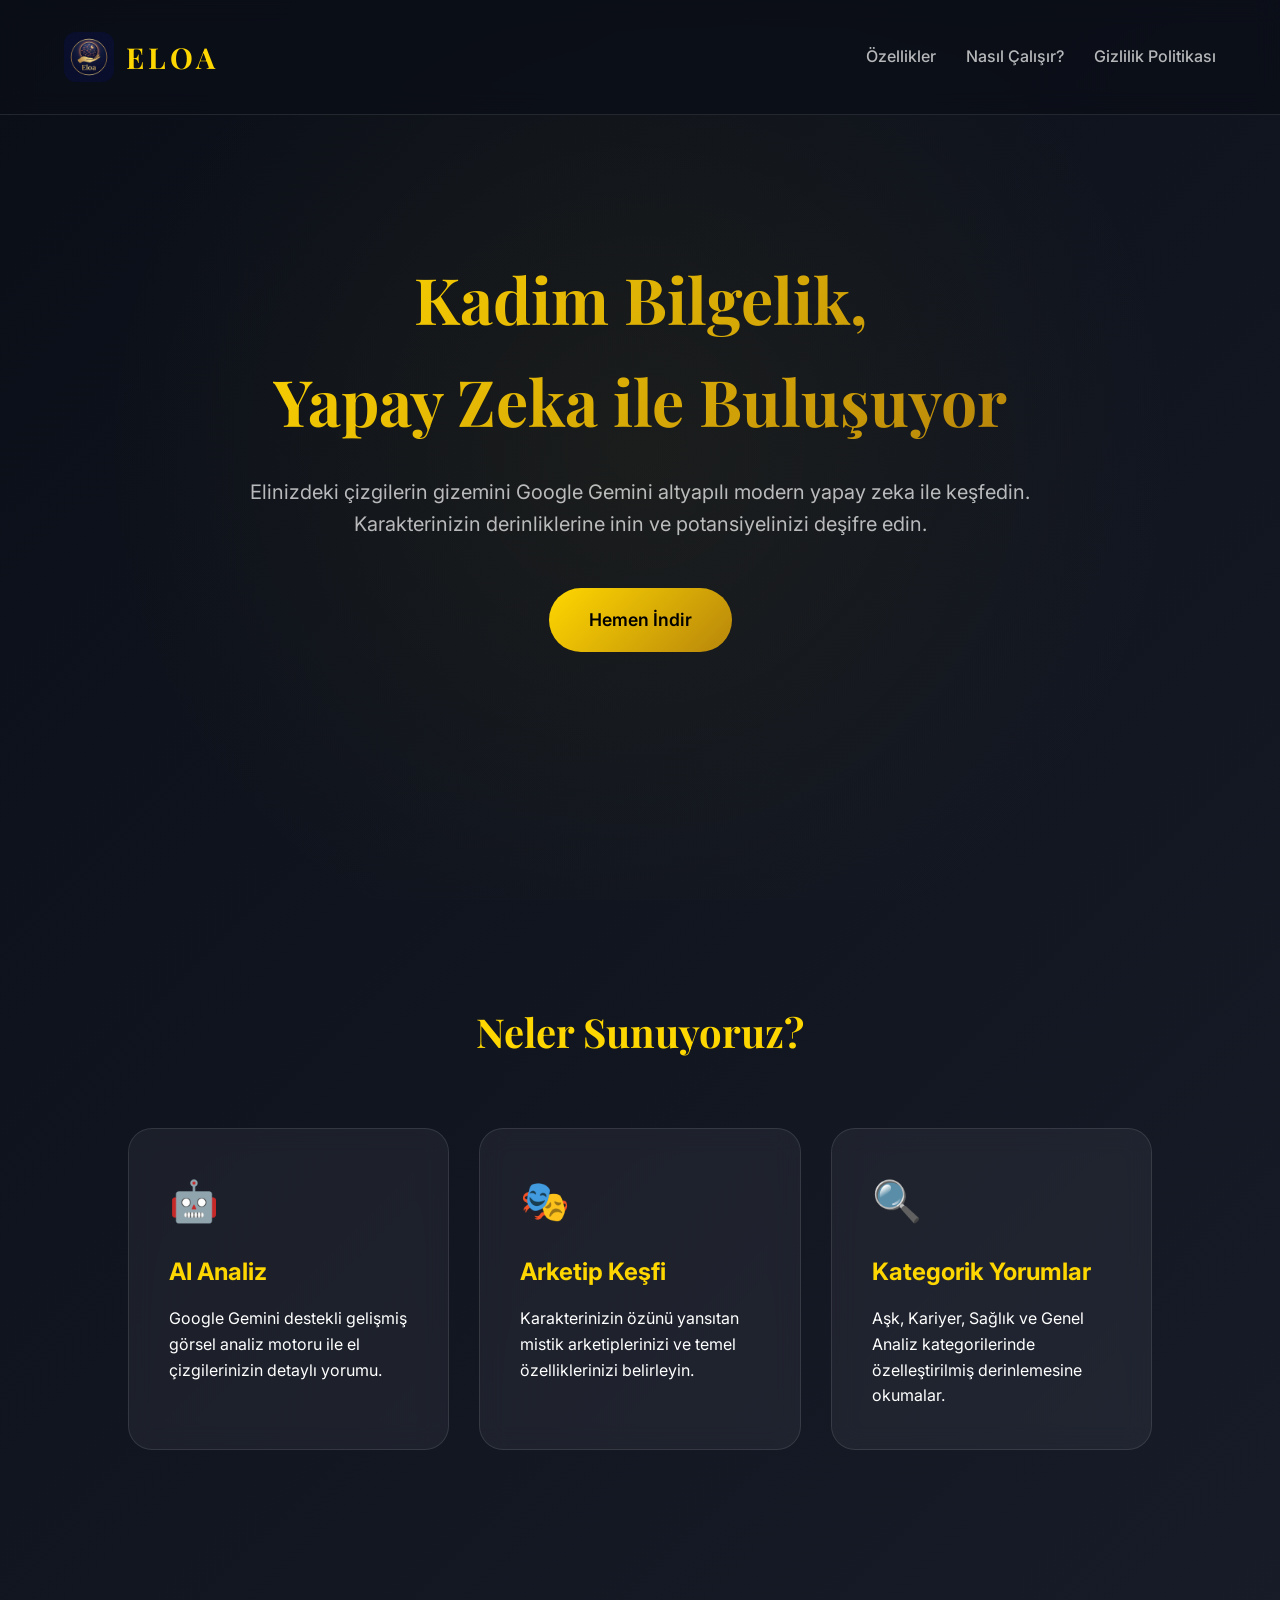
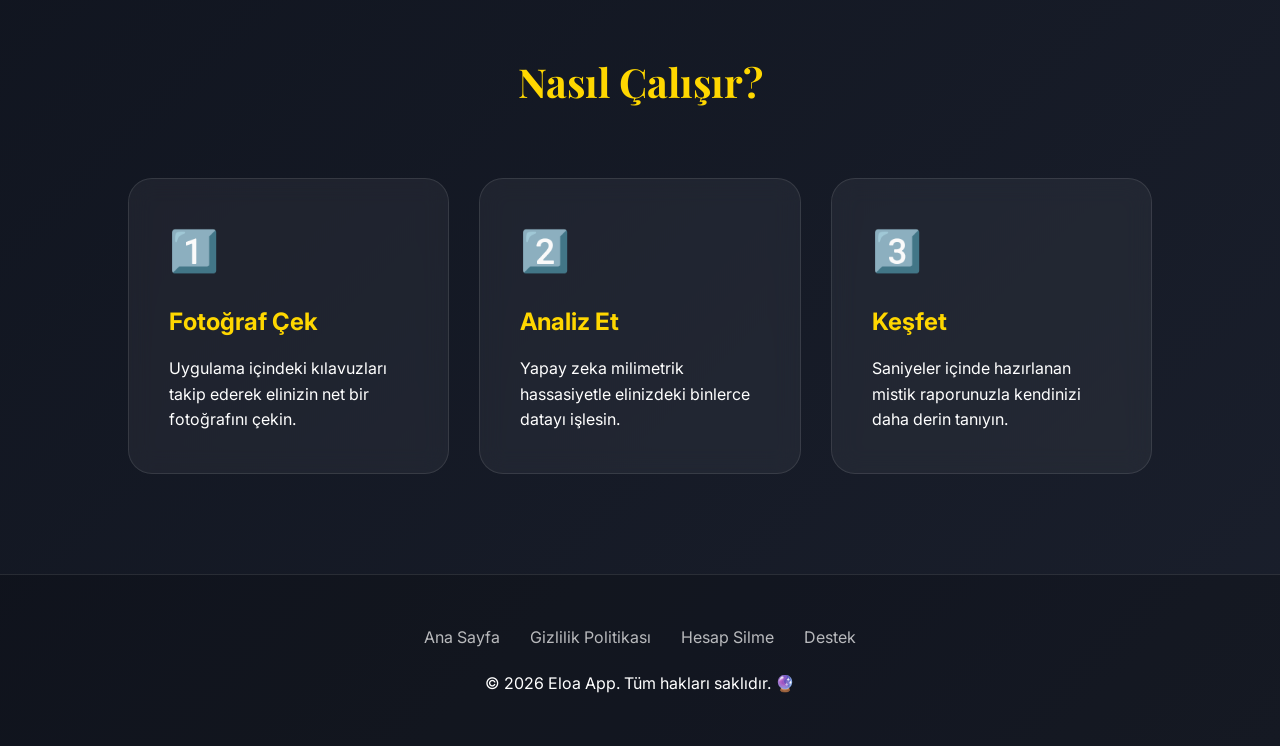
<file: website/index.html>
<!DOCTYPE html>
<html lang="tr">

<head>
    <meta charset="UTF-8">
    <meta name="viewport" content="width=device-width, initial-scale=1.0">
    <title>Eloa - Avucunuzdaki Kadim Bilgelik</title>
    <link rel="stylesheet" href="style.css">
    <link
        href="https://fonts.googleapis.com/css2?family=Inter:wght@400;500;600;700&family=Playfair+Display:wght@700&display=swap"
        rel="stylesheet">
</head>

<body>
    <header>
        <div class="logo">
            <img src="logo.png" alt="Eloa Logo" style="width: 50px; height: 50px; border-radius: 12px;">
            <div class="logo-text">ELOA</div>
        </div>
        <nav>
            <ul>
                <li><a href="#features">Özellikler</a></li>
                <li><a href="#how-it-works">Nasıl Çalışır?</a></li>
                <li><a href="privacy.html">Gizlilik Politikası</a></li>
            </ul>
        </nav>
    </header>

    <main>
        <section class="hero">
            <h1>Kadim Bilgelik,<br>Yapay Zeka ile Buluşuyor</h1>
            <p>Elinizdeki çizgilerin gizemini Google Gemini altyapılı modern yapay zeka ile keşfedin. Karakterinizin
                derinliklerine inin ve potansiyelinizi deşifre edin.</p>
            <a href="#" class="cta-button">Hemen İndir</a>
        </section>

        <section id="features" class="section">
            <h2 class="section-title">Neler Sunuyoruz?</h2>
            <div class="features-grid">
                <div class="feature-card">
                    <span class="feature-icon">🤖</span>
                    <h3>AI Analiz</h3>
                    <p>Google Gemini destekli gelişmiş görsel analiz motoru ile el çizgilerinizin detaylı yorumu.</p>
                </div>
                <div class="feature-card">
                    <span class="feature-icon">🎭</span>
                    <h3>Arketip Keşfi</h3>
                    <p>Karakterinizin özünü yansıtan mistik arketiplerinizi ve temel özelliklerinizi belirleyin.</p>
                </div>
                <div class="feature-card">
                    <span class="feature-icon">🔍</span>
                    <h3>Kategorik Yorumlar</h3>
                    <p>Aşk, Kariyer, Sağlık ve Genel Analiz kategorilerinde özelleştirilmiş derinlemesine okumalar.</p>
                </div>
            </div>
        </section>

        <section id="how-it-works" class="section">
            <h2 class="section-title">Nasıl Çalışır?</h2>
            <div class="features-grid">
                <div class="feature-card">
                    <span class="feature-icon">1️⃣</span>
                    <h3>Fotoğraf Çek</h3>
                    <p>Uygulama içindeki kılavuzları takip ederek elinizin net bir fotoğrafını çekin.</p>
                </div>
                <div class="feature-card">
                    <span class="feature-icon">2️⃣</span>
                    <h3>Analiz Et</h3>
                    <p>Yapay zeka milimetrik hassasiyetle elinizdeki binlerce datayı işlesin.</p>
                </div>
                <div class="feature-card">
                    <span class="feature-icon">3️⃣</span>
                    <h3>Keşfet</h3>
                    <p>Saniyeler içinde hazırlanan mistik raporunuzla kendinizi daha derin tanıyın.</p>
                </div>
            </div>
        </section>
    </main>

    <footer class="footer">
        <div class="footer-links">
            <a href="index.html">Ana Sayfa</a>
            <a href="privacy.html">Gizlilik Politikası</a>
            <a href="delete-account.html">Hesap Silme</a>
            <a href="#">Destek</a>
        </div>
        <p>&copy; 2026 Eloa App. Tüm hakları saklıdır. 🔮</p>
    </footer>
</body>

</html>
</file>
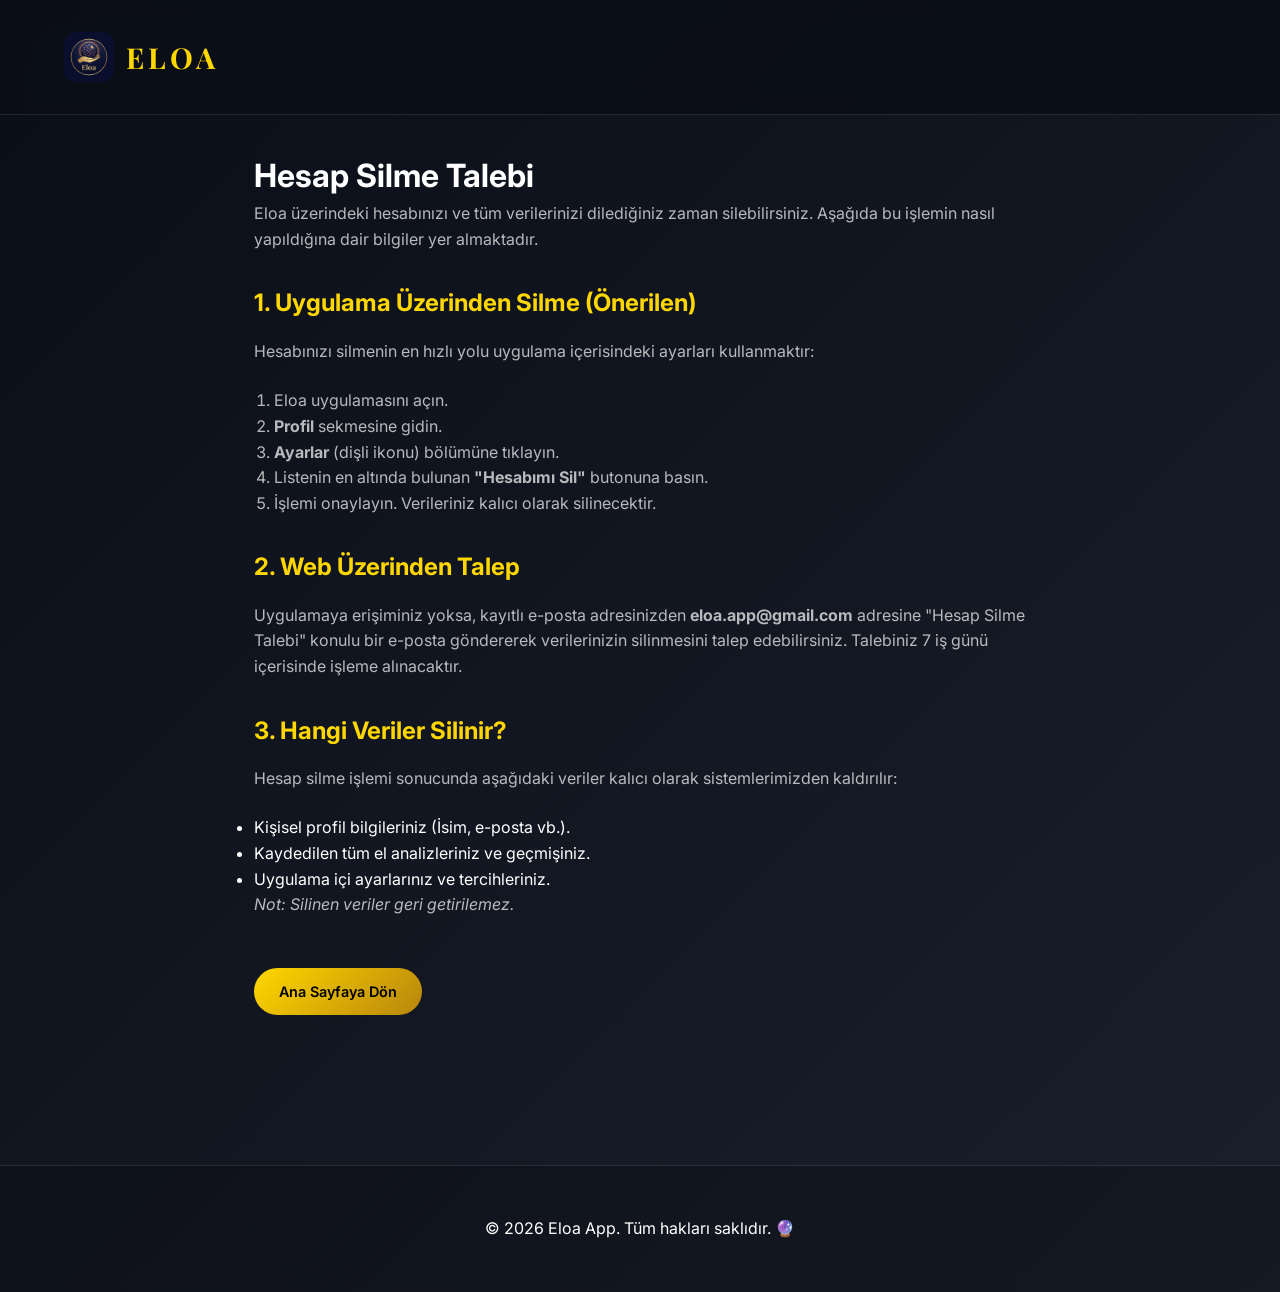
<file: website/delete-account.html>
<!DOCTYPE html>
<html lang="tr">

<head>
    <meta charset="UTF-8">
    <meta name="viewport" content="width=device-width, initial-scale=1.0">
    <title>Hesap Silme - Eloa</title>
    <link rel="stylesheet" href="style.css">
    <link
        href="https://fonts.googleapis.com/css2?family=Inter:wght@400;500;600;700&family=Playfair+Display:wght@700&display=swap"
        rel="stylesheet">
</head>

<body>
    <header>
        <a href="index.html" style="text-decoration: none;">
            <div class="logo">
                <img src="logo.png" alt="Eloa Logo" style="width: 50px; height: 50px; border-radius: 12px;">
                <div class="logo-text">ELOA</div>
            </div>
        </a>
    </header>

    <main class="privacy-content">
        <h1>Hesap Silme Talebi</h1>
        <p>Eloa üzerindeki hesabınızı ve tüm verilerinizi dilediğiniz zaman silebilirsiniz. Aşağıda bu işlemin nasıl
            yapıldığına dair bilgiler yer almaktadır.</p>

        <h2>1. Uygulama Üzerinden Silme (Önerilen)</h2>
        <p>Hesabınızı silmenin en hızlı yolu uygulama içerisindeki ayarları kullanmaktır:</p>
        <ol style="color: var(--text-secondary); margin-left: 20px; margin-bottom: 2rem;">
            <li>Eloa uygulamasını açın.</li>
            <li><strong>Profil</strong> sekmesine gidin.</li>
            <li><strong>Ayarlar</strong> (dişli ikonu) bölümüne tıklayın.</li>
            <li>Listenin en altında bulunan <strong>"Hesabımı Sil"</strong> butonuna basın.</li>
            <li>İşlemi onaylayın. Verileriniz kalıcı olarak silinecektir.</li>
        </ol>

        <h2>2. Web Üzerinden Talep</h2>
        <p>Uygulamaya erişiminiz yoksa, kayıtlı e-posta adresinizden <strong>eloa.app@gmail.com</strong> adresine "Hesap
            Silme Talebi" konulu bir e-posta göndererek verilerinizin silinmesini talep edebilirsiniz. Talebiniz 7 iş
            günü içerisinde işleme alınacaktır.</p>

        <h2>3. Hangi Veriler Silinir?</h2>
        <p>Hesap silme işlemi sonucunda aşağıdaki veriler kalıcı olarak sistemlerimizden kaldırılır:</p>
        <ul>
            <li>Kişisel profil bilgileriniz (İsim, e-posta vb.).</li>
            <li>Kaydedilen tüm el analizleriniz ve geçmişiniz.</li>
            <li>Uygulama içi ayarlarınız ve tercihleriniz.</li>
        </ul>
        <p><em>Not: Silinen veriler geri getirilemez.</em></p>

        <div style="margin-top: 50px;">
            <a href="index.html" class="cta-button" style="padding: 12px 25px; font-size: 0.9rem;">Ana Sayfaya Dön</a>
        </div>
    </main>

    <footer class="footer">
        <p>&copy; 2026 Eloa App. Tüm hakları saklıdır. 🔮</p>
    </footer>
</body>

</html>
</file>
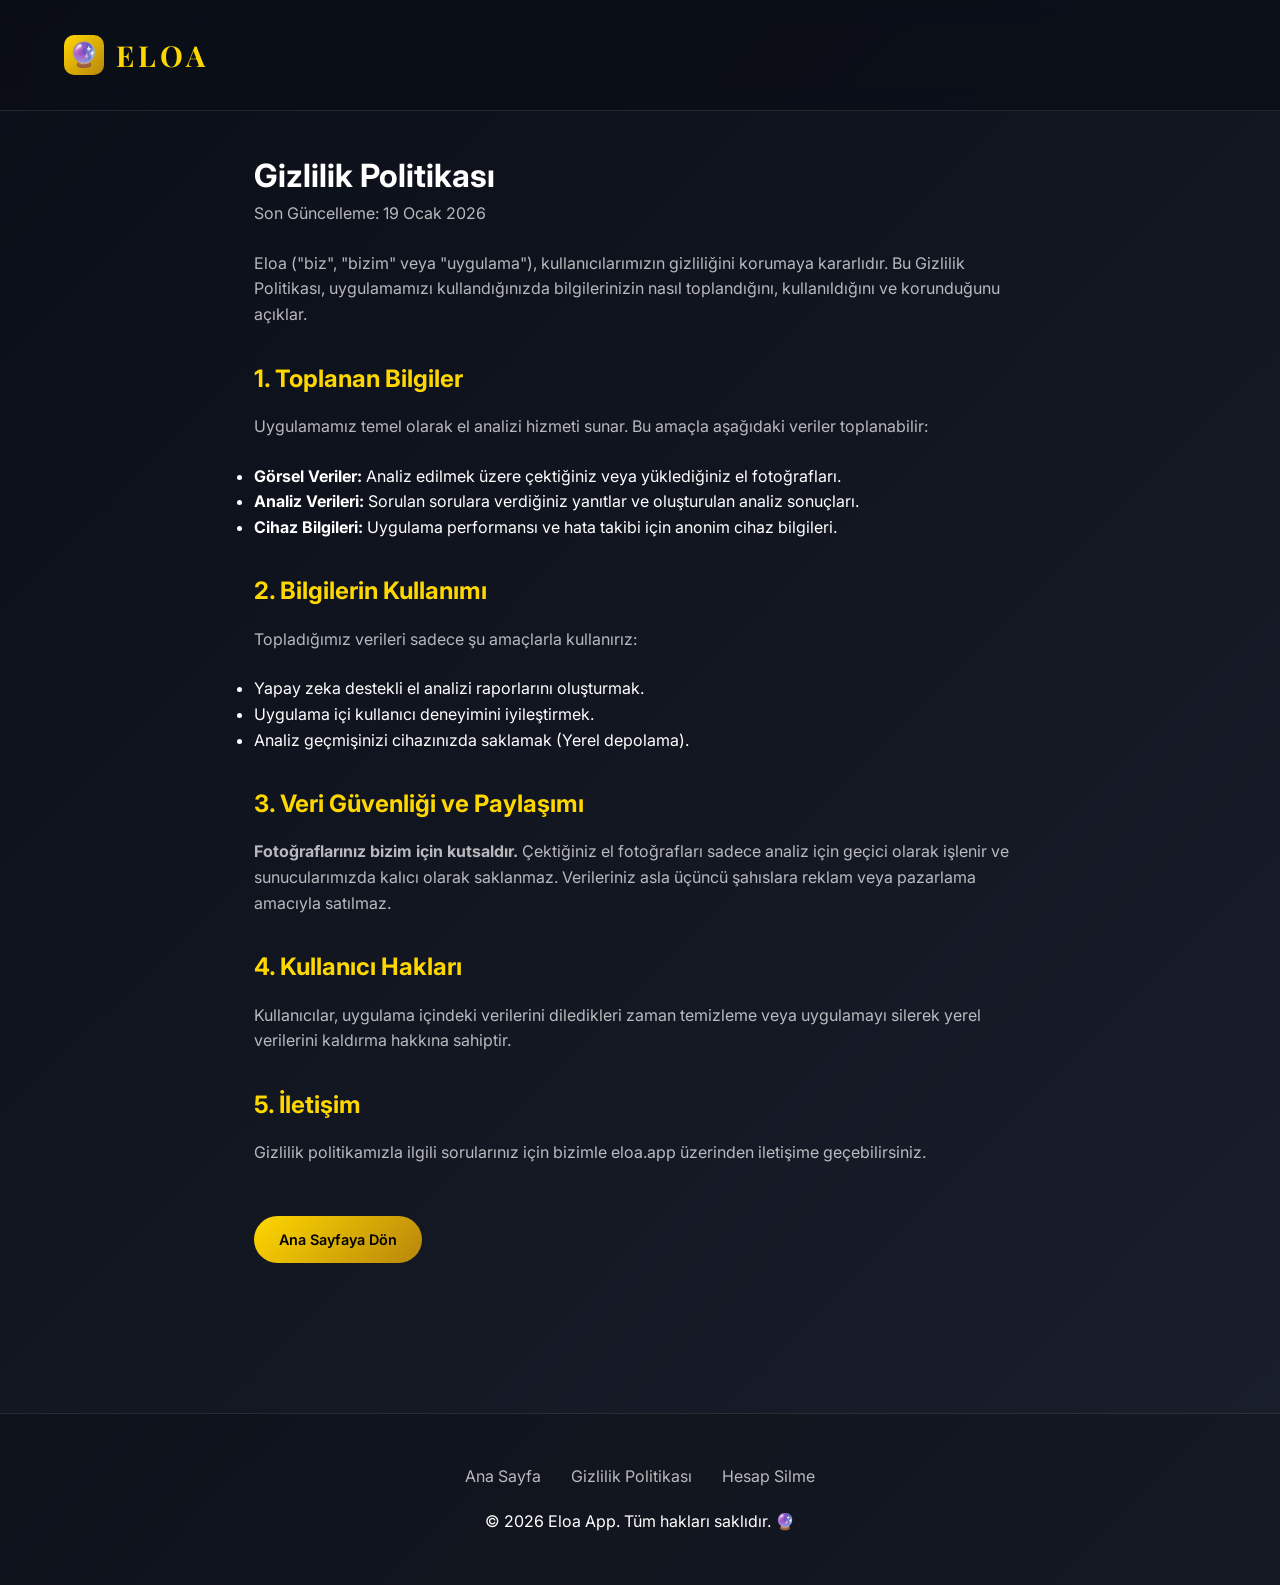
<file: website/privacy.html>
<!DOCTYPE html>
<html lang="tr">

<head>
    <meta charset="UTF-8">
    <meta name="viewport" content="width=device-width, initial-scale=1.0">
    <title>Gizlilik Politikası - Eloa</title>
    <link rel="stylesheet" href="style.css">
    <link
        href="https://fonts.googleapis.com/css2?family=Inter:wght@400;500;600;700&family=Playfair+Display:wght@700&display=swap"
        rel="stylesheet">
</head>

<body>
    <header>
        <a href="index.html" style="text-decoration: none;">
            <div class="logo">
                <div class="logo-icon">🔮</div>
                <div class="logo-text">ELOA</div>
            </div>
        </a>
    </header>

    <main class="privacy-content">
        <h1>Gizlilik Politikası</h1>
        <p>Son Güncelleme: 19 Ocak 2026</p>

        <p>Eloa ("biz", "bizim" veya "uygulama"), kullanıcılarımızın gizliliğini korumaya kararlıdır. Bu Gizlilik
            Politikası, uygulamamızı kullandığınızda bilgilerinizin nasıl toplandığını, kullanıldığını ve korunduğunu
            açıklar.</p>

        <h2>1. Toplanan Bilgiler</h2>
        <p>Uygulamamız temel olarak el analizi hizmeti sunar. Bu amaçla aşağıdaki veriler toplanabilir:</p>
        <ul>
            <li><strong>Görsel Veriler:</strong> Analiz edilmek üzere çektiğiniz veya yüklediğiniz el fotoğrafları.</li>
            <li><strong>Analiz Verileri:</strong> Sorulan sorulara verdiğiniz yanıtlar ve oluşturulan analiz sonuçları.
            </li>
            <li><strong>Cihaz Bilgileri:</strong> Uygulama performansı ve hata takibi için anonim cihaz bilgileri.</li>
        </ul>

        <h2>2. Bilgilerin Kullanımı</h2>
        <p>Topladığımız verileri sadece şu amaçlarla kullanırız:</p>
        <ul>
            <li>Yapay zeka destekli el analizi raporlarını oluşturmak.</li>
            <li>Uygulama içi kullanıcı deneyimini iyileştirmek.</li>
            <li>Analiz geçmişinizi cihazınızda saklamak (Yerel depolama).</li>
        </ul>

        <h2>3. Veri Güvenliği ve Paylaşımı</h2>
        <p><strong>Fotoğraflarınız bizim için kutsaldır.</strong> Çektiğiniz el fotoğrafları sadece analiz için geçici
            olarak işlenir ve sunucularımızda kalıcı olarak saklanmaz. Verileriniz asla üçüncü şahıslara reklam veya
            pazarlama amacıyla satılmaz.</p>

        <h2>4. Kullanıcı Hakları</h2>
        <p>Kullanıcılar, uygulama içindeki verilerini diledikleri zaman temizleme veya uygulamayı silerek yerel
            verilerini kaldırma hakkına sahiptir.</p>

        <h2>5. İletişim</h2>
        <p>Gizlilik politikamızla ilgili sorularınız için bizimle eloa.app üzerinden iletişime geçebilirsiniz.</p>

        <div style="margin-top: 50px;">
            <a href="index.html" class="cta-button" style="padding: 12px 25px; font-size: 0.9rem;">Ana Sayfaya Dön</a>
        </div>
    </main>

    <footer class="footer">
        <div class="footer-links">
            <a href="index.html">Ana Sayfa</a>
            <a href="privacy.html">Gizlilik Politikası</a>
            <a href="delete-account.html">Hesap Silme</a>
        </div>
        <p>&copy; 2026 Eloa App. Tüm hakları saklıdır. 🔮</p>
    </footer>
</body>

</html>
</file>
<file: website/style.css>
:root {
    --bg-dark: #0A0E17;
    --bg-mystic: linear-gradient(135deg, #0A0E17 0%, #1A1F2C 100%);
    --accent-gold: #FFD700;
    --accent-gold-gradient: linear-gradient(135deg, #FFD700 0%, #B8860B 100%);
    --accent-coral: #FF6B6B;
    --accent-teal: #4ECDC4;
    --text-primary: #FFFFFF;
    --text-secondary: rgba(255, 255, 255, 0.7);
    --card-bg: rgba(255, 255, 255, 0.05);
    --glass-border: rgba(255, 255, 255, 0.1);
    --glass-blur: blur(12px);
}

* {
    margin: 0;
    padding: 0;
    box-sizing: border-box;
}

body {
    font-family: 'Inter', sans-serif;
    background-color: var(--bg-dark);
    background: var(--bg-mystic);
    color: var(--text-primary);
    line-height: 1.6;
    overflow-x: hidden;
}

header {
    padding: 2rem 5%;
    display: flex;
    justify-content: space-between;
    align-items: center;
    position: fixed;
    width: 100%;
    top: 0;
    z-index: 1000;
    background: rgba(10, 14, 23, 0.8);
    backdrop-filter: var(--glass-blur);
    border-bottom: 1px solid var(--glass-border);
}

.logo {
    display: flex;
    align-items: center;
    gap: 12px;
}

.logo-icon {
    width: 40px;
    height: 40px;
    background: var(--accent-gold-gradient);
    border-radius: 10px;
    display: flex;
    align-items: center;
    justify-content: center;
    font-size: 1.5rem;
    color: white;
}

.logo-text {
    font-family: 'Playfair Display', serif;
    font-size: 1.8rem;
    font-weight: 700;
    letter-spacing: 4px;
    color: var(--accent-gold);
}

nav ul {
    display: flex;
    list-style: none;
    gap: 30px;
}

nav a {
    text-decoration: none;
    color: var(--text-secondary);
    font-weight: 500;
    transition: color 0.3s;
}

nav a:hover {
    color: var(--accent-gold);
}

.hero {
    height: 100vh;
    display: flex;
    flex-direction: column;
    justify-content: center;
    align-items: center;
    text-align: center;
    padding: 0 10%;
    background: radial-gradient(circle at center, rgba(255, 215, 0, 0.05) 0%, transparent 70%);
}

.hero h1 {
    font-family: 'Playfair Display', serif;
    font-size: 4rem;
    margin-bottom: 1.5rem;
    background: var(--accent-gold-gradient);
    -webkit-background-clip: text;
    -webkit-text-fill-color: transparent;
}

.hero p {
    font-size: 1.25rem;
    color: var(--text-secondary);
    max-width: 800px;
    margin-bottom: 3rem;
}

.cta-button {
    padding: 18px 40px;
    font-size: 1.1rem;
    font-weight: 600;
    background: var(--accent-gold-gradient);
    border: none;
    border-radius: 50px;
    color: #000;
    cursor: pointer;
    transition: transform 0.3s, box-shadow 0.3s;
    text-decoration: none;
    display: inline-block;
}

.cta-button:hover {
    transform: translateY(-5px);
    box-shadow: 0 10px 20px rgba(255, 215, 0, 0.2);
}

.section {
    padding: 100px 10%;
}

.section-title {
    text-align: center;
    font-family: 'Playfair Display', serif;
    font-size: 2.5rem;
    margin-bottom: 4rem;
    color: var(--accent-gold);
}

.features-grid {
    display: grid;
    grid-template-columns: repeat(auto-fit, minmax(280px, 1fr));
    gap: 30px;
}

.feature-card {
    background: var(--card-bg);
    padding: 40px;
    border-radius: 24px;
    border: 1px solid var(--glass-border);
    backdrop-filter: var(--glass-blur);
    transition: transform 0.3s;
}

.feature-card:hover {
    transform: translateY(-10px);
    border-color: var(--accent-gold);
}

.feature-icon {
    font-size: 2.5rem;
    margin-bottom: 20px;
    display: block;
}

.feature-card h3 {
    font-size: 1.5rem;
    margin-bottom: 15px;
    color: var(--accent-gold);
}

.footer {
    padding: 50px 10%;
    border-top: 1px solid var(--glass-border);
    text-align: center;
    background: rgba(0,0,0,0.2);
}

.footer-links {
    margin-bottom: 20px;
    display: flex;
    justify-content: center;
    gap: 30px;
}

.footer-links a {
    color: var(--text-secondary);
    text-decoration: none;
}

.footer-links a:hover {
    color: var(--accent-gold);
}

.privacy-content {
    max-width: 900px;
    margin: 150px auto;
    padding: 0 5%;
}

.privacy-content h2 {
    color: var(--accent-gold);
    margin: 2rem 0 1rem 0;
}

.privacy-content p {
    margin-bottom: 1.5rem;
    color: var(--text-secondary);
}

@media (max-width: 768px) {
    .hero h1 { font-size: 2.5rem; }
    nav { display: none; }
}
</file>
